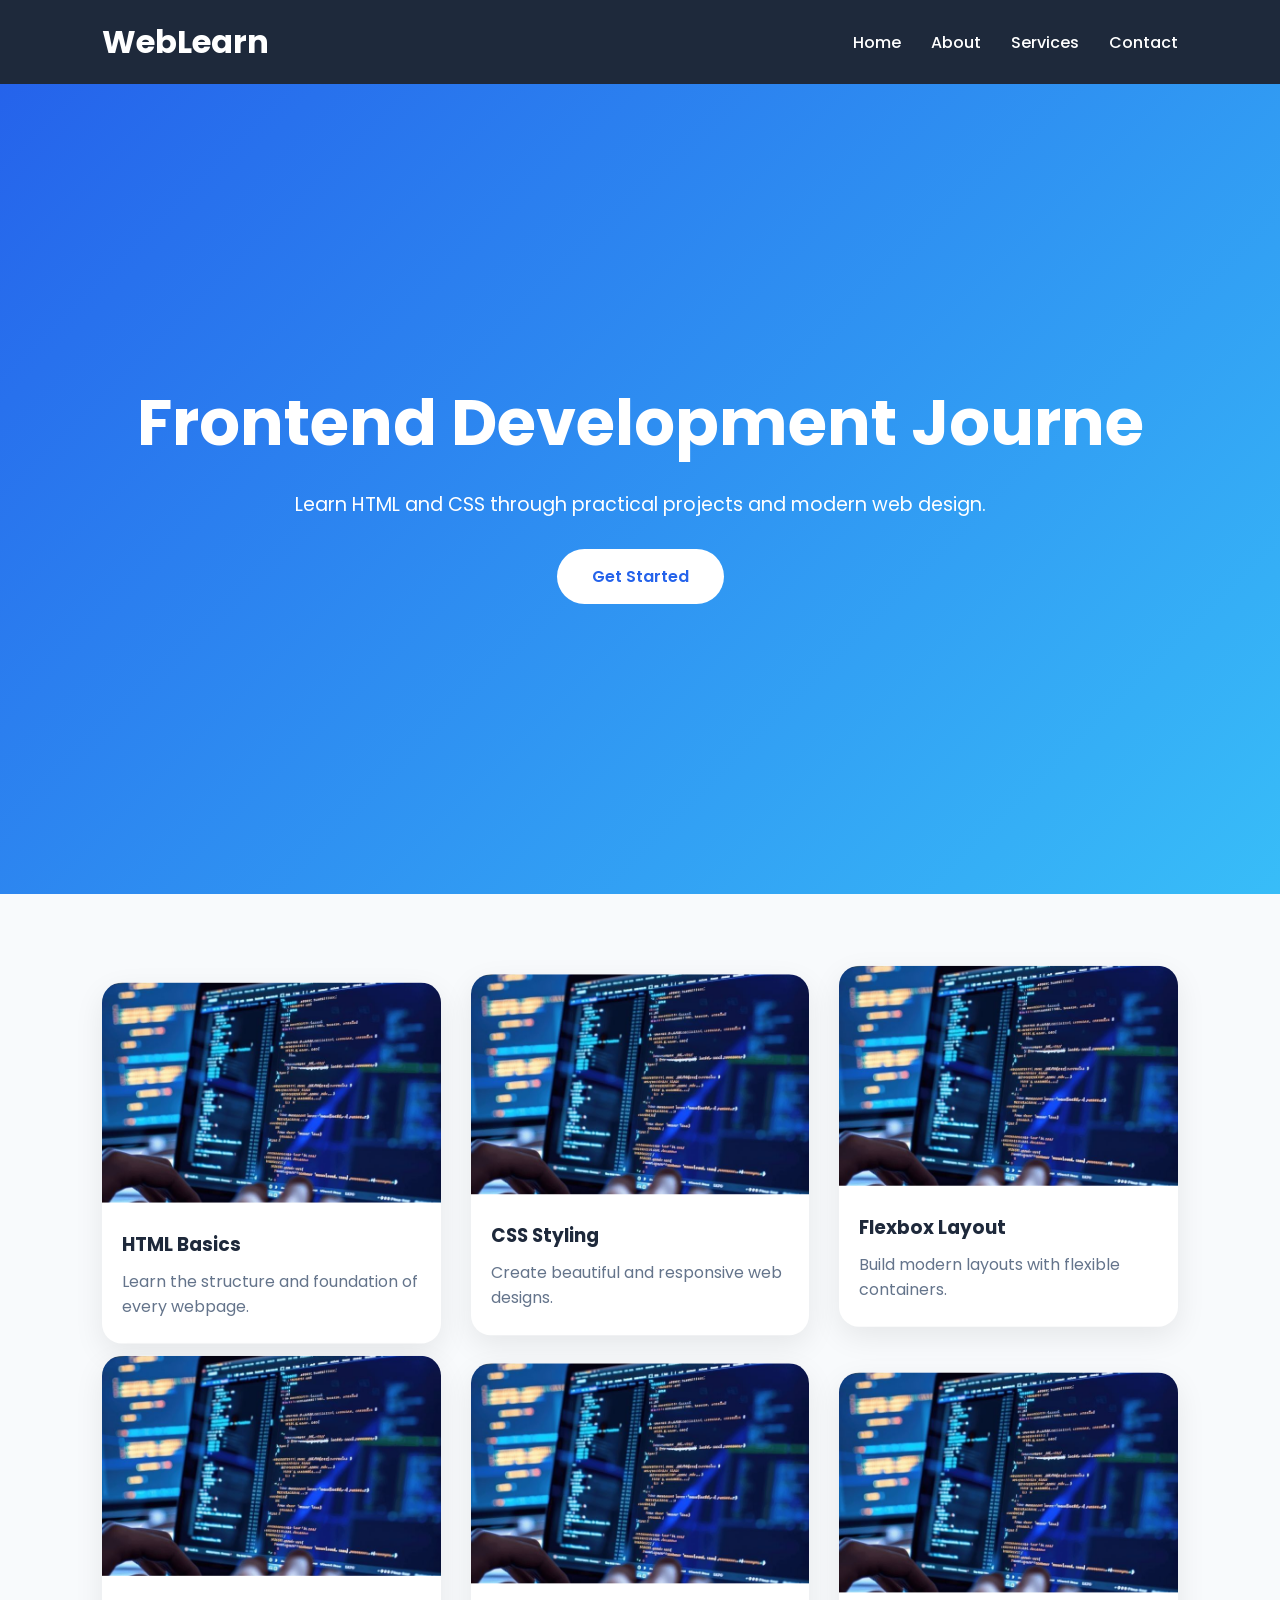
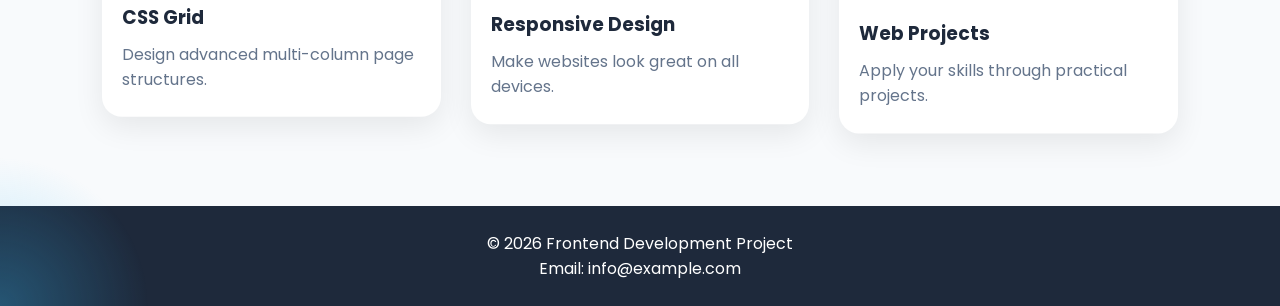
<file: index.html>
<!DOCTYPE html>
<html lang="en">
<head>
    <meta charset="UTF-8">
    <meta name="viewport" content="width=device-width, initial-scale=1.0">
    <title>Frontend Development Project</title>
    <link rel="stylesheet" href="style.css">
</head>
<body>

   
    <header>
        <div class="logo">WebLearn</div>

        <nav>
            <ul>
                <li><a href="home.html">Home</a></li>
                <li><a href="#">About</a></li>
                <li><a href="#">Services</a></li>
                <li><a href="#">Contact</a></li>
            </ul>
        </nav>
    </header>

   
    <section class="hero">
        <h1>Frontend Development Journey</h1>
        <p>Learn HTML and CSS through practical projects and modern web design.</p>
        <a href="#" class="btn">Get Started</a>
    </section>

   
    <section class="content">

        <div class="card">
            <img src="a1.jpg" alt="">
            <h3>HTML Basics</h3>
            <p>Learn the structure and foundation of every webpage.</p>
        </div>

        <div class="card">
            <img src="a1.jpg" alt="">
            <h3>CSS Styling</h3>
            <p>Create beautiful and responsive web designs.</p>
        </div>

        <div class="card">
            <img src="a1.jpg" alt="">
            <h3>Flexbox Layout</h3>
            <p>Build modern layouts with flexible containers.</p>
        </div>

        <div class="card">
            <img src="a1.jpg" alt="">
            <h3>CSS Grid</h3>
            <p>Design advanced multi-column page structures.</p>
        </div>

        <div class="card">
            <img src="a1.jpg" alt="">
            <h3>Responsive Design</h3>
            <p>Make websites look great on all devices.</p>
        </div>

        <div class="card">
            <img src="a1.jpg" alt="">
            <h3>Web Projects</h3>
            <p>Apply your skills through practical projects.</p>
        </div>

    </section>

 
    <footer>
        <p>© 2026 Frontend Development Project</p>
        <p>Email: info@example.com</p>
    </footer>
<script src="script.js"></script>
<div class="cursor-glow"></div>
</body>
</html>
</file>
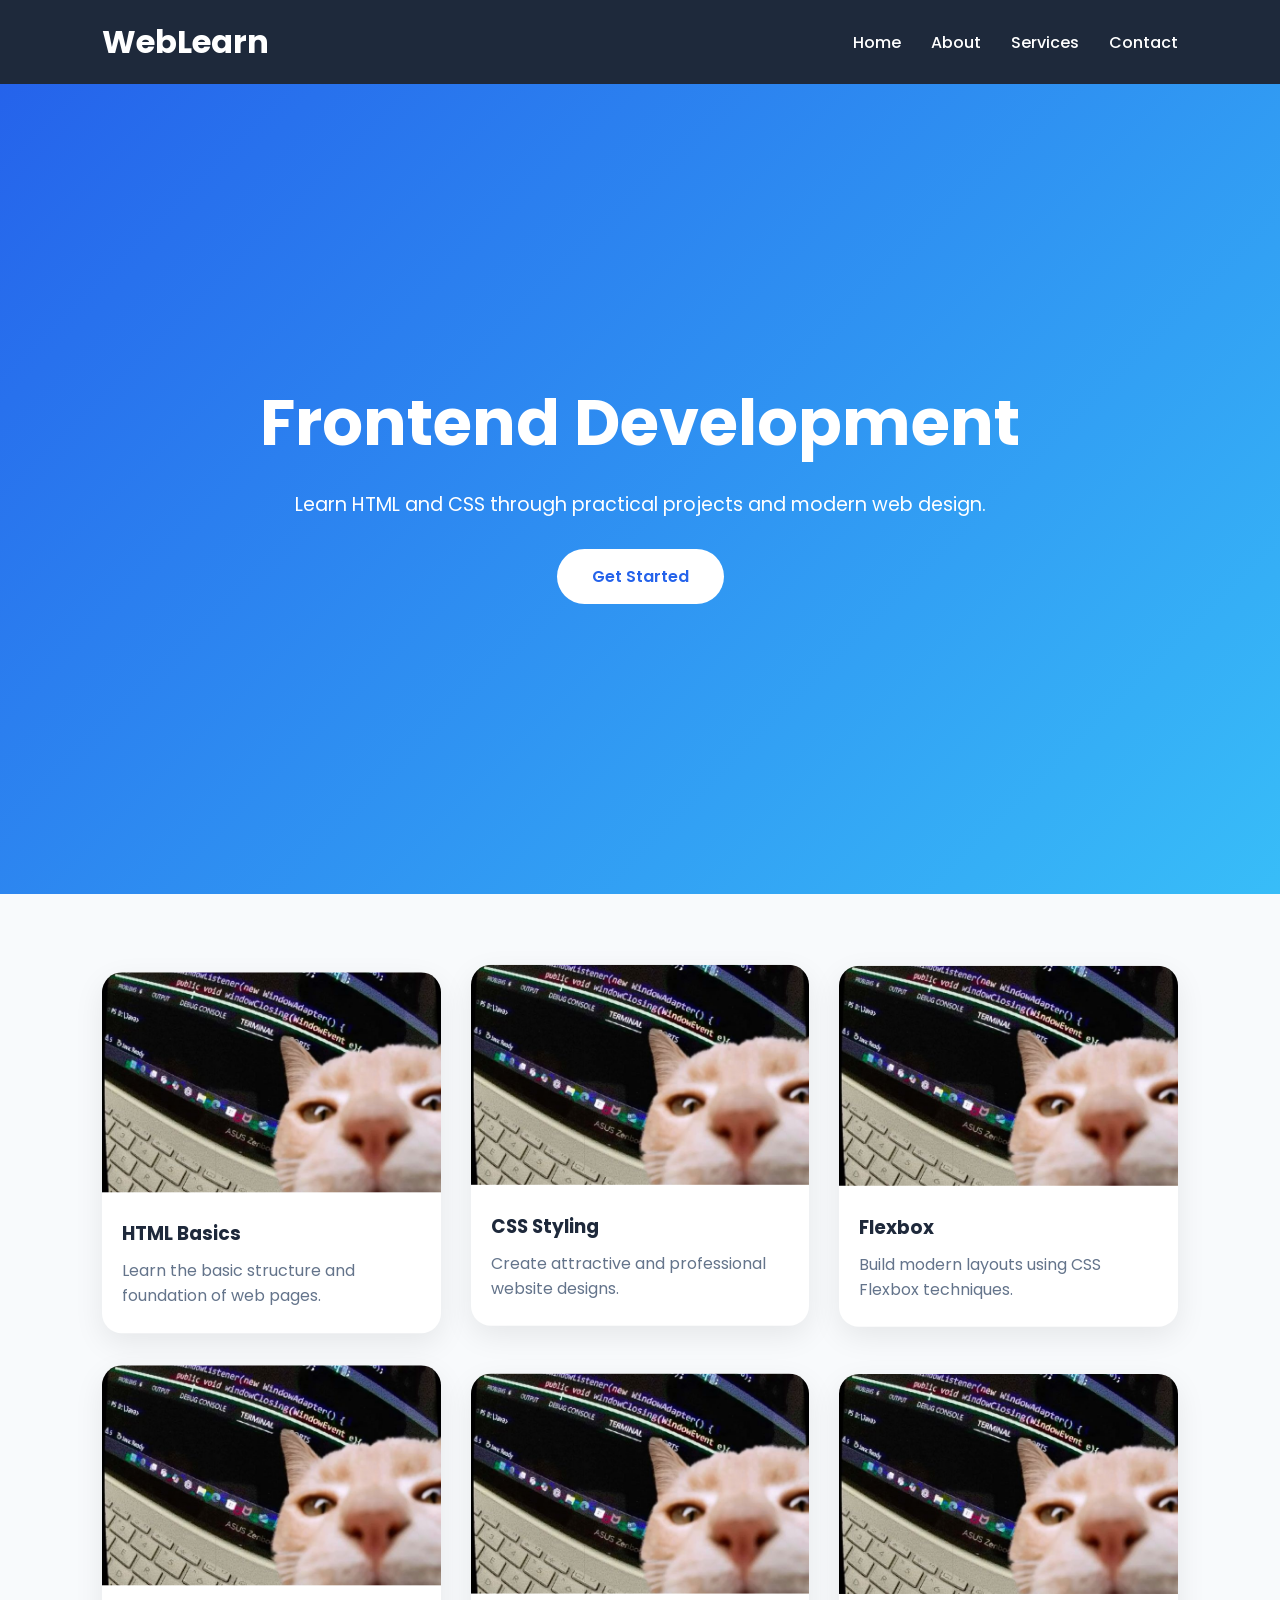
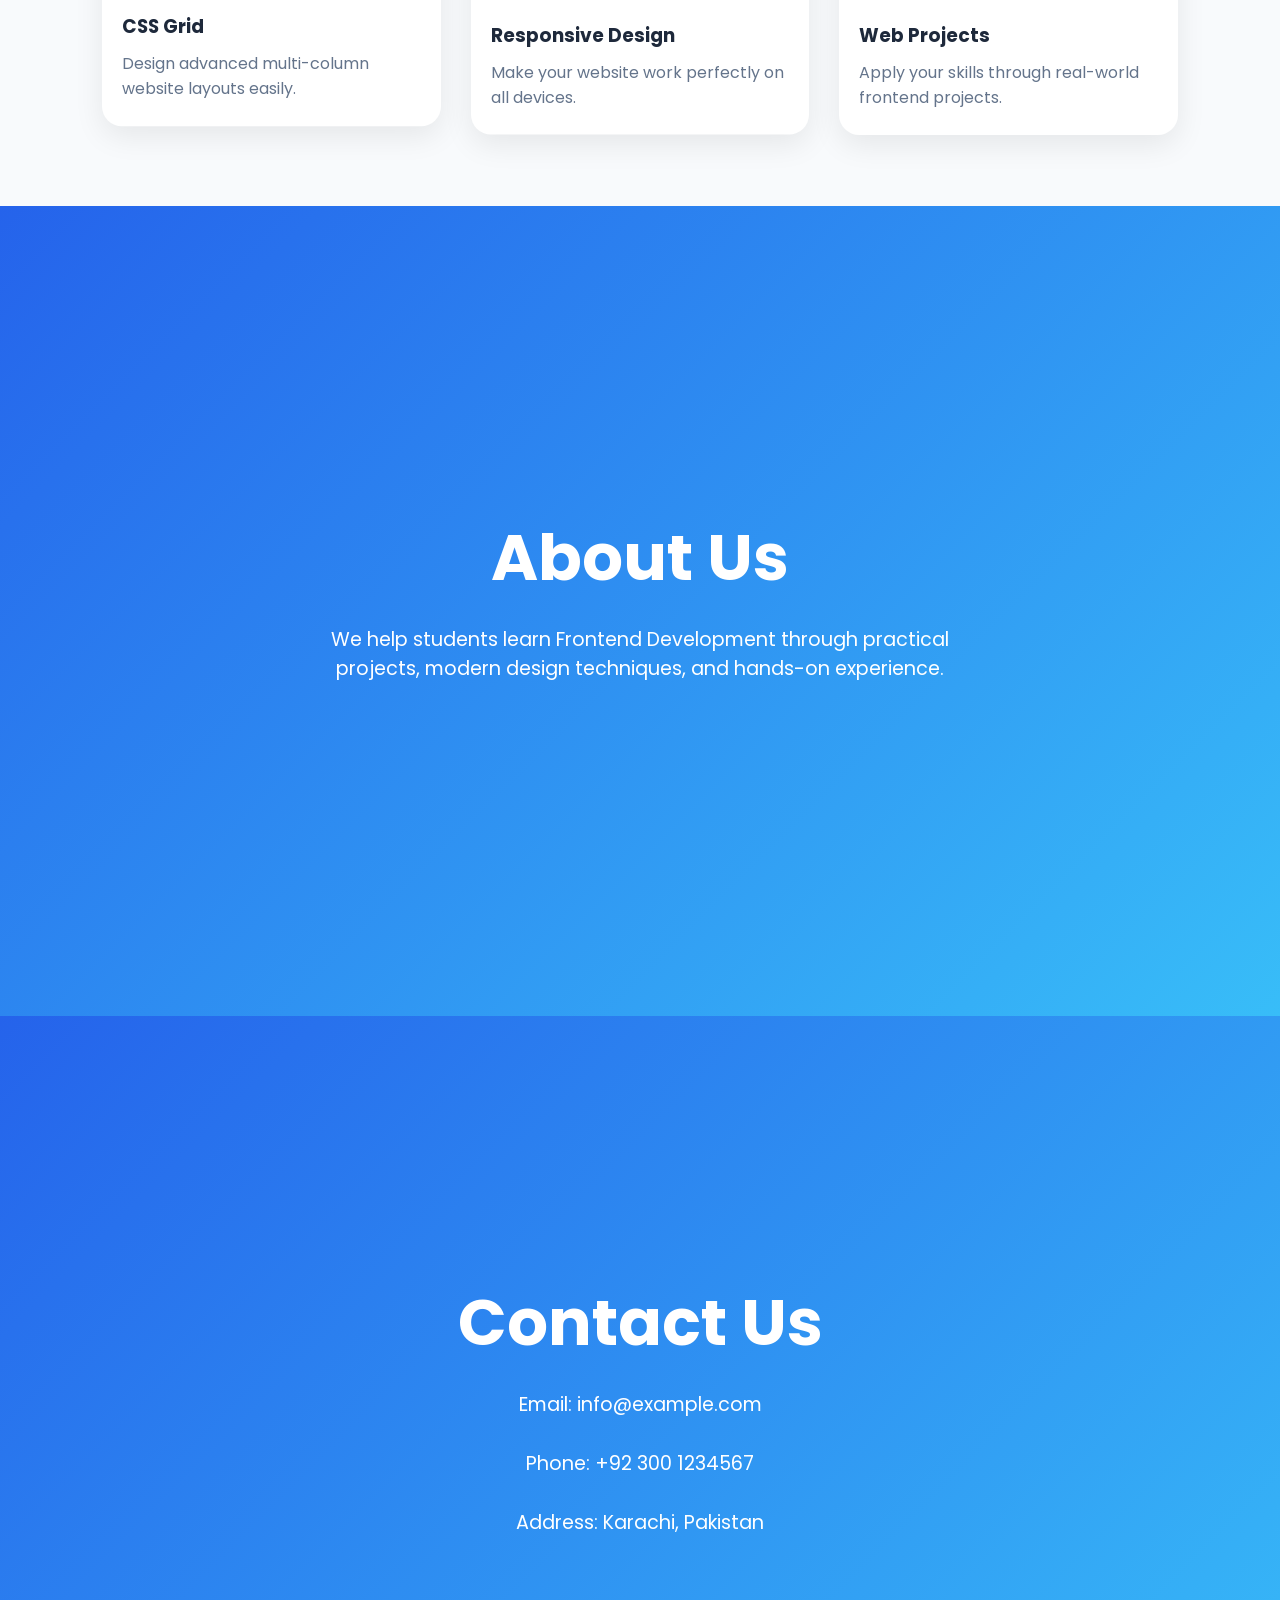
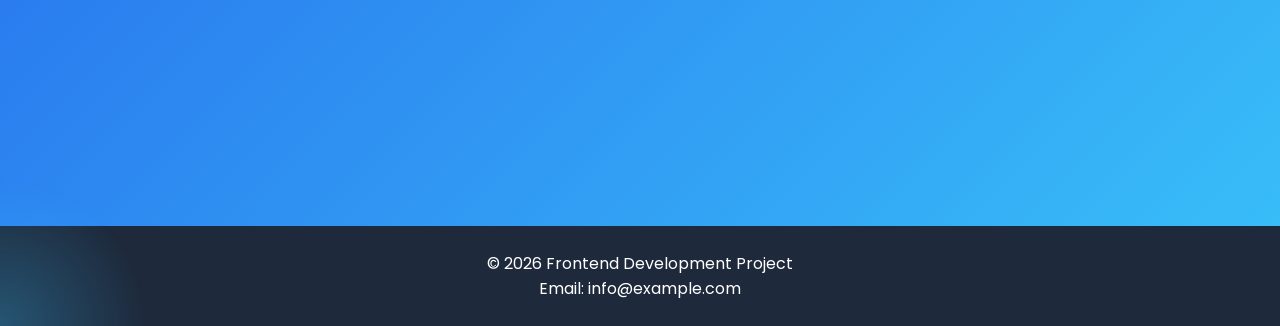
<file: home.html>
<!DOCTYPE html>
<html lang="en">
<head>
    <meta charset="UTF-8">
    <meta name="viewport" content="width=device-width, initial-scale=1.0">
    <title>Frontend Development Project</title>
    <link rel="stylesheet" href="style.css">
</head>
<body>

    <header>
        <div class="logo">WebLearn</div>

        <nav>
            <ul>
                <li><a href="home.html">Home</a></li>
                <li><a href="#">About</a></li>
                <li><a href="#">Services</a></li>
                <li><a href="#">Contact</a></li>
            </ul>
        </nav>
    </header>

   
    <section class="hero">
        <h1>Frontend Development Journey</h1>
        <p>
            Learn HTML and CSS through practical projects and modern web design.
        </p>
        <a href="#" class="btn">Get Started</a>
    </section>

    
    <section class="content">

        <div class="card">
            <img src="a2.jpg" alt="HTML">
            <h3>HTML Basics</h3>
            <p>Learn the basic structure and foundation of web pages.</p>
        </div>

        <div class="card">
            <img src="a2.jpg" alt="CSS">
            <h3>CSS Styling</h3>
            <p>Create attractive and professional website designs.</p>
        </div>

        <div class="card">
            <img src="a2.jpg" alt="Flexbox">
            <h3>Flexbox</h3>
            <p>Build modern layouts using CSS Flexbox techniques.</p>
        </div>

        <div class="card">
            <img src="a2.jpg" alt="Grid">
            <h3>CSS Grid</h3>
            <p>Design advanced multi-column website layouts easily.</p>
        </div>

        <div class="card">
            <img src="a2.jpg" alt="Responsive">
            <h3>Responsive Design</h3>
            <p>Make your website work perfectly on all devices.</p>
        </div>

        <div class="card">
            <img src="a2.jpg" alt="Projects">
            <h3>Web Projects</h3>
            <p>Apply your skills through real-world frontend projects.</p>
        </div>

    </section>

   
    <section class="hero">
        <h1>About Us</h1>
        <p>
            We help students learn Frontend Development through
            practical projects, modern design techniques, and hands-on experience.
        </p>
    </section>

  
    <section class="hero">
        <h1>Contact Us</h1>
        <p>Email: info@example.com</p>
        <p>Phone: +92 300 1234567</p>
        <p>Address: Karachi, Pakistan</p>
    </section>


    <footer>
        <p>© 2026 Frontend Development Project</p>
        <p>Email: info@example.com</p>
    </footer>
<script src="script.js"></script>
<div class="cursor-glow"></div>
</body>
</html>
</file>
<file: style.css>
@import url('https://fonts.googleapis.com/css2?family=Poppins:wght@300;400;500;600;700;800&display=swap');

*{
    margin:0;
    padding:0;
    box-sizing:border-box;
    font-family:'Poppins',sans-serif;
    scroll-behavior:smooth;
}

body{
    background:#f8fafc;
    color:#1e293b;
    overflow-x:hidden;
}

/* HEADER */

header{
    position:sticky;
    top:0;
    width:100%;
    background:#1e293b;
    padding:18px 8%;
    display:flex;
    justify-content:space-between;
    align-items:center;
    z-index:1000;
}

.logo{
    color:#fff;
    font-size:2rem;
    font-weight:700;
}

nav ul{
    display:flex;
    list-style:none;
    gap:30px;
}

nav ul li a{
    color:white;
    text-decoration:none;
    font-weight:500;
    transition:.3s;
}

nav ul li a:hover{
    color:#38bdf8;
}

/* HERO SECTION */

.hero{
    min-height:90vh;
    display:flex;
    flex-direction:column;
    justify-content:center;
    align-items:center;
    text-align:center;
    padding:40px 20px;
    background:linear-gradient(
    135deg,
    #2563eb,
    #38bdf8
    );
    color:white;
}

.hero h1{
    font-size:4rem;
    margin-bottom:20px;
}

.hero p{
    max-width:700px;
    font-size:1.2rem;
    margin-bottom:30px;
}

.btn{
    background:white;
    color:#2563eb;
    text-decoration:none;
    padding:15px 35px;
    border-radius:50px;
    font-weight:600;
    transition:.3s;
}

.btn:hover{
    transform:translateY(-5px);
}



.content{
    padding:80px 8%;
    display:grid;
    grid-template-columns:
    repeat(auto-fit,minmax(300px,1fr));
    gap:30px;
}

.card{
    background:white;
    border-radius:20px;
    overflow:hidden;
    box-shadow:
    0 10px 30px rgba(0,0,0,.08);
    transition:.4s;
}

.card:hover{
    transform:
    translateY(-10px);
}

.card img{
    width:100%;
    height:220px;
    object-fit:cover;
}

.card h3{
    padding:20px 20px 10px;
}

.card p{
    padding:0 20px 25px;
    color:#64748b;
}



.about{
    padding:80px 8%;
    display:flex;
    justify-content:center;
    align-items:center;
    gap:50px;
    flex-wrap:wrap;
}

.about img{
    width:450px;
    max-width:100%;
    border-radius:20px;
}

.about-text{
    flex:1;
    min-width:300px;
}

.about-text h2{
    font-size:2.5rem;
    margin-bottom:20px;
}

.about-text p{
    line-height:1.8;
}


.contact{
    padding:80px 8%;
    text-align:center;
    background:#e2e8f0;
}

.contact h2{
    margin-bottom:20px;
}

.contact p{
    margin:10px 0;
}



footer{
    background:#1e293b;
    color:white;
    text-align:center;
    padding:25px;
}



@media(max-width:992px){

    .hero h1{
        font-size:3rem;
    }

    nav ul{
        gap:15px;
    }

    .about{
        flex-direction:column;
        text-align:center;
    }

}



@media(max-width:768px){

    header{
        flex-direction:column;
        gap:15px;
        padding:20px;
    }

    nav ul{
        flex-wrap:wrap;
        justify-content:center;
    }

    .hero{
        min-height:70vh;
    }

    .hero h1{
        font-size:2.3rem;
    }

    .hero p{
        font-size:1rem;
    }

    .content{
        padding:50px 20px;
    }

    .card img{
        height:180px;
    }

}


.progress-bar{
    position:fixed;
    top:0;
    left:0;
    width:0;
    height:5px;
    background:#38bdf8;
    z-index:9999;
}



.card{
    opacity:0;
    transform:translateY(80px);
    transition:1s;
}

.card.active{
    opacity:1;
    transform:translateY(0);
}



nav a.active{
    color:#38bdf8;
}



.cursor-glow{
    position:fixed;
    width:300px;
    height:300px;
    background:radial-gradient(
    circle,
    rgba(56,189,248,.3),
    transparent 70%);
    border-radius:50%;
    pointer-events:none;
    transform:translate(-50%,-50%);
    z-index:-1;
}



@keyframes float{

    0%{
        transform:translateY(0);
    }

    50%{
        transform:translateY(-15px);
    }

    100%{
        transform:translateY(0);
    }
}

.hero h1{
    animation:float 4s ease-in-out infinite;
}



@keyframes pulse{

    0%{
        box-shadow:0 0 0 0
        rgba(255,255,255,.7);
    }

    70%{
        box-shadow:0 0 0 20px
        rgba(255,255,255,0);
    }

    100%{
        box-shadow:0 0 0 0
        rgba(255,255,255,0);
    }
}

.btn{
    animation:pulse 2s infinite;
}


@media(max-width:480px){

    .logo{
        font-size:1.5rem;
    }

    .hero h1{
        font-size:1.8rem;
    }

    .btn{
        padding:12px 25px;
    }

    .card{
        border-radius:15px;
    }

}
</file>
